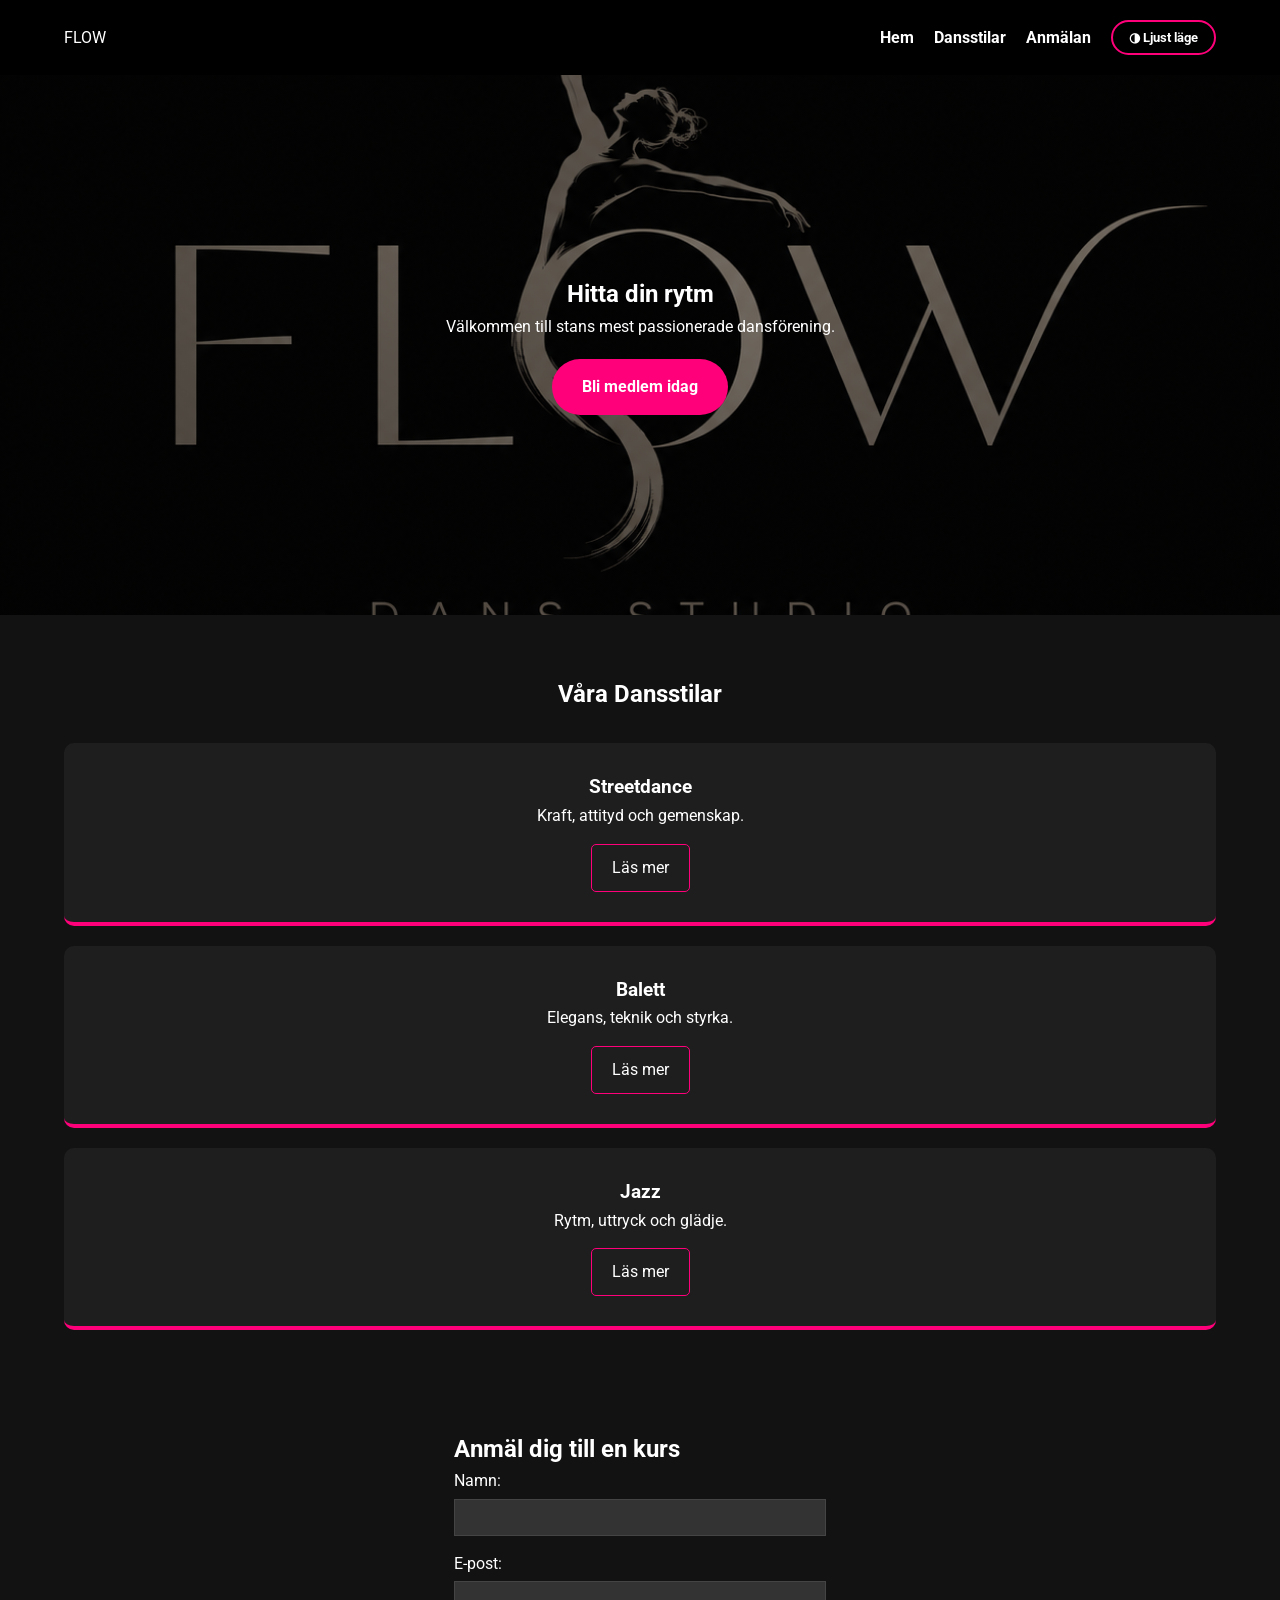
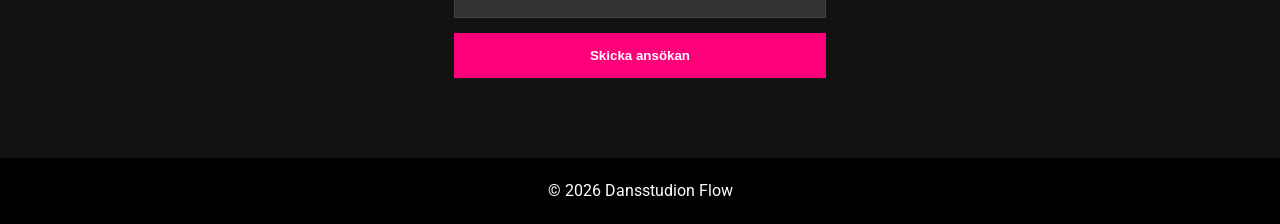
<file: index.html>
<!DOCTYPE html>
<html lang="sv">
<head>
    <meta charset="UTF-8">
    <meta name="viewport" content="width=device-width, initial-scale=1.0">
    <title>Dansstudion Flow | Hem</title>
    <link href="https://fonts.googleapis.com/css2?family=Montserrat:wght@700&family=Roboto:wght@300;400&display=swap" rel="stylesheet">
    <link rel="stylesheet" href="style.css">
</head>
<body>

    <header>
        <nav class="navbar">
            <div class="logo">FLOW</div>
            <ul class="nav-links">
                <li><a href="index.html">Hem</a></li>
                <li><a href="#styles">Dansstilar</a></li>
                <li><a href="#register">Anmälan</a></li>
            </ul>
            <button id="theme-toggle" class="theme-btn">&#9681; Ljust läge</button>
        </nav>
    </header>

    <main>
        <section class="hero">
            <div class="hero-content">
                <h1>Hitta din rytm</h1>
                <p>Välkommen till stans mest passionerade dansförening.</p>
                <a href="#register" class="btn">Bli medlem idag</a>
            </div>
        </section>

        <section id="styles" class="content-section">
            <h2 class="section-title">Våra Dansstilar</h2>
            <div class="style-grid">
                <div class="style-card">
                    <h3>Streetdance</h3>
                    <p>Kraft, attityd och gemenskap.</p>
                    <a href="streetdans.html" class="read-more-link" target="_blank">Läs mer</a>
                </div>
                <div class="style-card">
                    <h3>Balett</h3>
                    <p>Elegans, teknik och styrka.</p>
                    <a href="balett.html" class="read-more-link" target="_blank">Läs mer</a>
                </div>
                <div class="style-card">
                    <h3>Jazz</h3>
                    <p>Rytm, uttryck och glädje.</p>
                    <a href="jazz.html" class="read-more-link" target="_blank">Läs mer</a>
                </div>
            </div>
        </section>
        
        <section id="register" class="form-section">
            <h2>Anmäl dig till en kurs</h2>
            <form id="signup-form">
                <div class="input-group">
                    <label for="name">Namn:</label>
                    <input type="text" id="name" required>
                </div>
                <div class="input-group">
                    <label for="email">E-post:</label>
                    <input type="email" id="email" required>
                </div>
                <button type="submit" class="submit-btn">Skicka ansökan</button>
            </form>
            <div id="form-feedback"></div>
        </section>
    </main>

    <footer>
        <p>&copy; 2026 Dansstudion Flow </p>
    </footer>

   <script src="js/script.js"></script>
</body>
</html>
</file>
<file: style.css>
/* Grundinställningar */
:root {
    --bg: rgb(18, 18, 18);
    --card-bg: rgb(30, 30, 30);
    --accent: rgb(255, 0, 122);
    --text: rgb(255, 255, 255);
    --nav-bg: rgb(0, 0, 0);
    --input-bg: rgb(51, 51, 51);
    --input-border: rgb(68, 68, 68);
    --muted-text: rgb(180, 180, 180);
}

body.light-mode {
    --bg: rgb(255, 255, 255);
    --card-bg: rgb(244, 244, 244);
    --text: rgb(18, 18, 18);
    --nav-bg: rgb(238, 238, 238);
    --input-bg: rgb(255, 255, 255);
    --input-border: rgb(204, 204, 204);
    --muted-text: rgb(102, 102, 102);
}

* {
    box-sizing: border-box;
    margin: 0;
    padding: 0;
}

body {
    background-color: var(--bg);
    color: var(--text);
    font-family: 'Roboto', sans-serif;
    line-height: 1.6;
    scroll-behavior: smooth;
    transition: background-color 0.3s, color 0.3s;
}

/* Navigering */
.navbar {
    display: flex;
    justify-content: space-between;
    align-items: center;
    padding: 20px 5%;
    background: var(--nav-bg);
    position: sticky;
    top: 0;
    z-index: 1000;
    transition: background 0.3s;
}

.nav-links {
    display: flex;
    list-style: none;
    margin-left: auto;
    margin-right: 20px;
}

.nav-links li { margin-left: 20px; }

.nav-links a {
    color: var(--text);
    text-decoration: none;
    font-weight: bold;
    transition: color 0.3s;
}

/* Styling för lägesknappen */
.theme-btn {
    background: transparent;
    border: 2px solid var(--accent);
    color: var(--text);
    padding: 8px 16px;
    cursor: pointer;
    border-radius: 20px;
    font-weight: bold;
    font-family: 'Roboto', sans-serif;
    transition: 0.3s;
}

.theme-btn:hover {
    background: var(--accent);
    color: rgb(255, 255, 255);
}

.hero {
    height: 60vh;
    background: linear-gradient(rgba(0, 0, 0, 0.5), rgba(0, 0, 0, 0.5)), 
                url('dans-hero.png');
    background-size: cover;
    background-position: center;
    display: flex;
    justify-content: center;
    align-items: center;
    text-align: center;
}

.btn {
    display: inline-block;
    margin-top: 20px;
    padding: 15px 30px;
    background-color: var(--accent);
    color: rgb(255, 255, 255);
    text-decoration: none;
    border-radius: 50px;
    font-weight: bold;
}

/* Grid och Kort */
.content-section { padding: 60px 5%; text-align: center; }

.style-grid {
    display: grid;
    grid-template-columns: 1fr; 
    gap: 20px;
    margin-top: 30px;
}

.style-card {
    background: var(--card-bg);
    padding: 30px;
    border-radius: 10px;
    border-bottom: 4px solid var(--accent);
    transition: background 0.3s;
}

/* Detaljsidor / Undersidor styling */
.subpage-content {
    padding: 100px 10%;
    max-width: 800px;
    margin: 0 auto;
    text-align: left; 
}

.subpage-content h1 {
    color: var(--accent);
    font-size: 3rem;
    margin-bottom: 20px;
}

.lead-text {
    font-size: 1.2rem;
    color: var(--muted-text);
    margin-bottom: 40px;
}

.details h2 {
    margin-top: 30px;
    color: var(--text);
}

.read-more-link {
    display: inline-block;
    border: 1px solid var(--accent);
    color: var(--text);
    padding: 10px 20px;
    margin-top: 15px;
    text-decoration: none;
    border-radius: 5px;
    transition: 0.3s;
}

.read-more-link:hover {
    background: var(--accent);
    color: rgb(255, 255, 255);
}

/* Formulär med mörka RGB-nyanser */
.form-section { padding: 40px 5%; max-width: 500px; margin: 0 auto; }
.input-group { margin-bottom: 15px; text-align: left; }
.input-group label { display: block; margin-bottom: 5px; }
.input-group input {
    width: 100%;
    padding: 10px;
    background: var(--input-bg);
    border: 1px solid var(--input-border);
    color: var(--text);
    transition: background 0.3s, color 0.3s;
}
.submit-btn {
    width: 100%;
    padding: 15px;
    background: var(--accent);
    border: none;
    color: rgb(255, 255, 255);
    cursor: pointer;
    font-weight: bold;
}

footer {
    padding: 20px;
    text-align: center;
    background: var(--nav-bg);
    color: var(--text);
    margin-top: 40px;
    transition: background 0.3s, color 0.3s;
}
</file>
